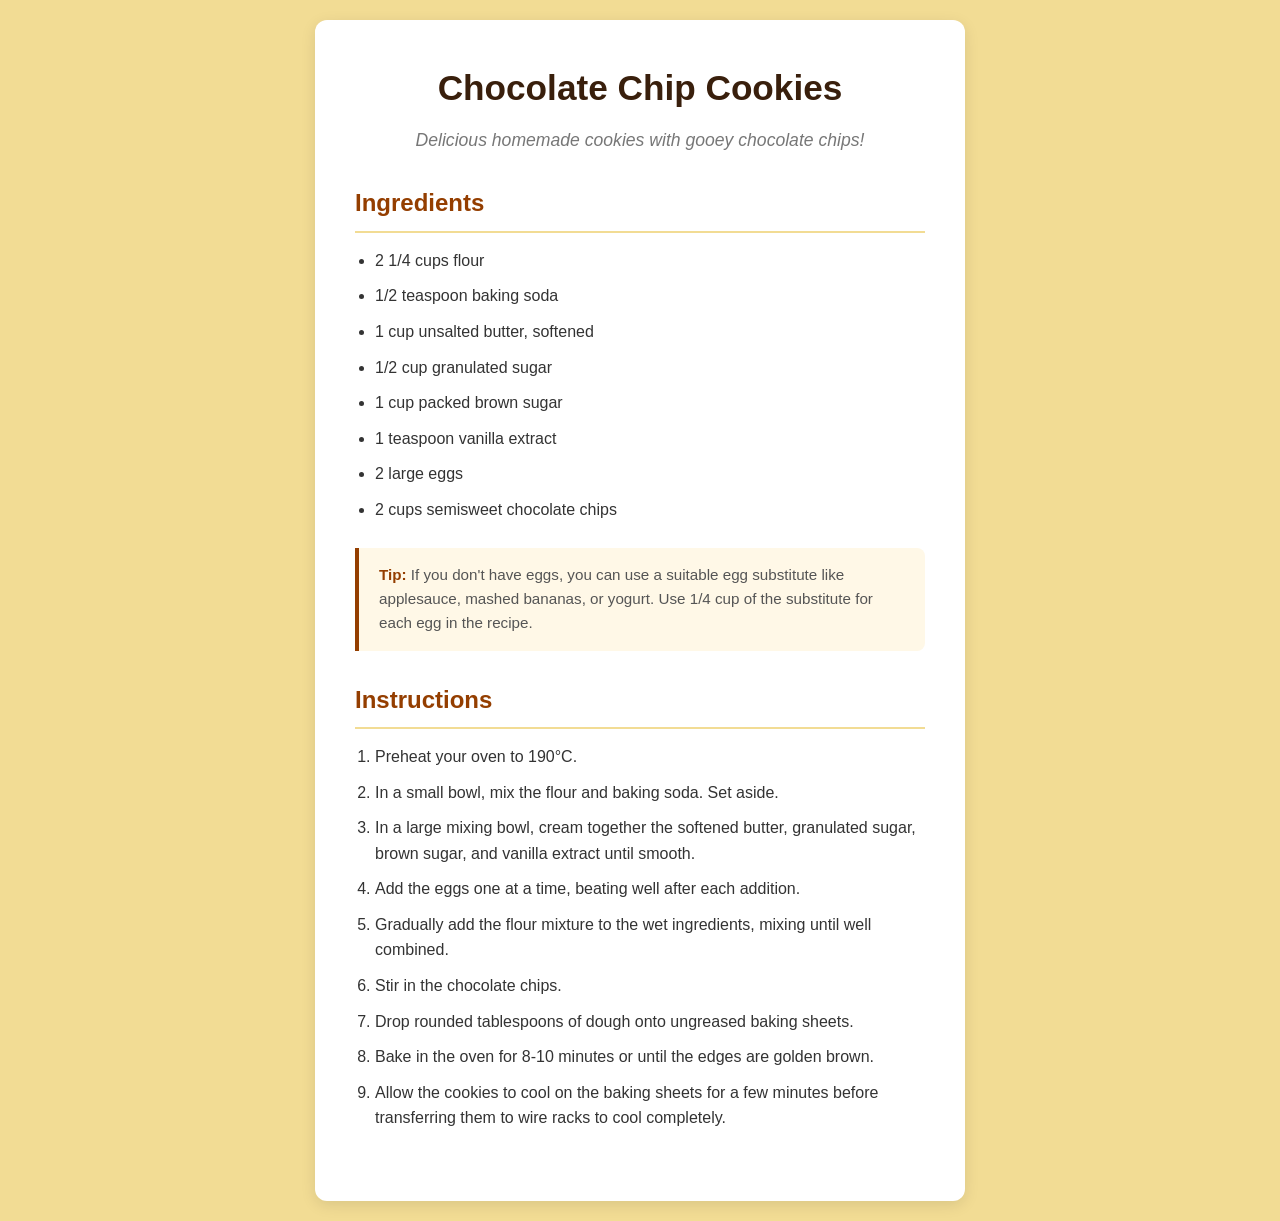
<file: 01-Sementic-Markup/Index.html>
<!DOCTYPE html>
<html lang="en">
<head>
    <meta charset="UTF-8">
    <meta name="viewport" content="width=device-width, initial-scale=1.0">
    <title>Chocolate Chip Cookies Recipe</title>
    <!-- Links to the external CSS file -->
    <link rel="stylesheet" href="style.css">
</head>
<body>

    <!-- <main> indicates the dominant content of the document -->
    <main>
        
        <!-- <article> represents a self-contained composition -->
        <article class="recipe-card">
            
            <!-- <header> for the title and introductory content -->
            <header>
                <h1>Chocolate Chip Cookies</h1>
                <p class="description">Delicious homemade cookies with gooey chocolate chips!</p>
            </header>

            <!-- <section> groups related content together -->
            <section class="ingredients-section">
                <h2>Ingredients</h2>
                <!-- Unordered list for non-sequential items -->
                <ul>
                    <li>2 1/4 cups flour</li>
                    <li>1/2 teaspoon baking soda</li>
                    <li>1 cup unsalted butter, softened</li>
                    <li>1/2 cup granulated sugar</li>
                    <li>1 cup packed brown sugar</li>
                    <li>1 teaspoon vanilla extract</li>
                    <li>2 large eggs</li>
                    <li>2 cups semisweet chocolate chips</li>
                </ul>

                <!-- <aside> represents content that is tangentially related (like a tip or side-note) -->
                <aside class="note">
                    <strong>Tip:</strong> If you don't have eggs, you can use a suitable egg substitute like applesauce, mashed bananas, or yogurt. Use 1/4 cup of the substitute for each egg in the recipe.
                </aside>
            </section>

            <section class="instructions-section">
                <h2>Instructions</h2>
                <!-- Ordered list for sequential, step-by-step instructions -->
                <ol>
                    <li>Preheat your oven to 190°C.</li>
                    <li>In a small bowl, mix the flour and baking soda. Set aside.</li>
                    <li>In a large mixing bowl, cream together the softened butter, granulated sugar, brown sugar, and vanilla extract until smooth.</li>
                    <li>Add the eggs one at a time, beating well after each addition.</li>
                    <li>Gradually add the flour mixture to the wet ingredients, mixing until well combined.</li>
                    <li>Stir in the chocolate chips.</li>
                    <li>Drop rounded tablespoons of dough onto ungreased baking sheets.</li>
                    <!-- <time> tag used semantically for durations -->
                    <li>Bake in the oven for <time datetime="PT8M">8</time>-<time datetime="PT10M">10 minutes</time> or until the edges are golden brown.</li>
                    <li>Allow the cookies to cool on the baking sheets for a few minutes before transferring them to wire racks to cool completely.</li>
                </ol>
            </section>

        </article>

    </main>

</body>
</html>
</file>
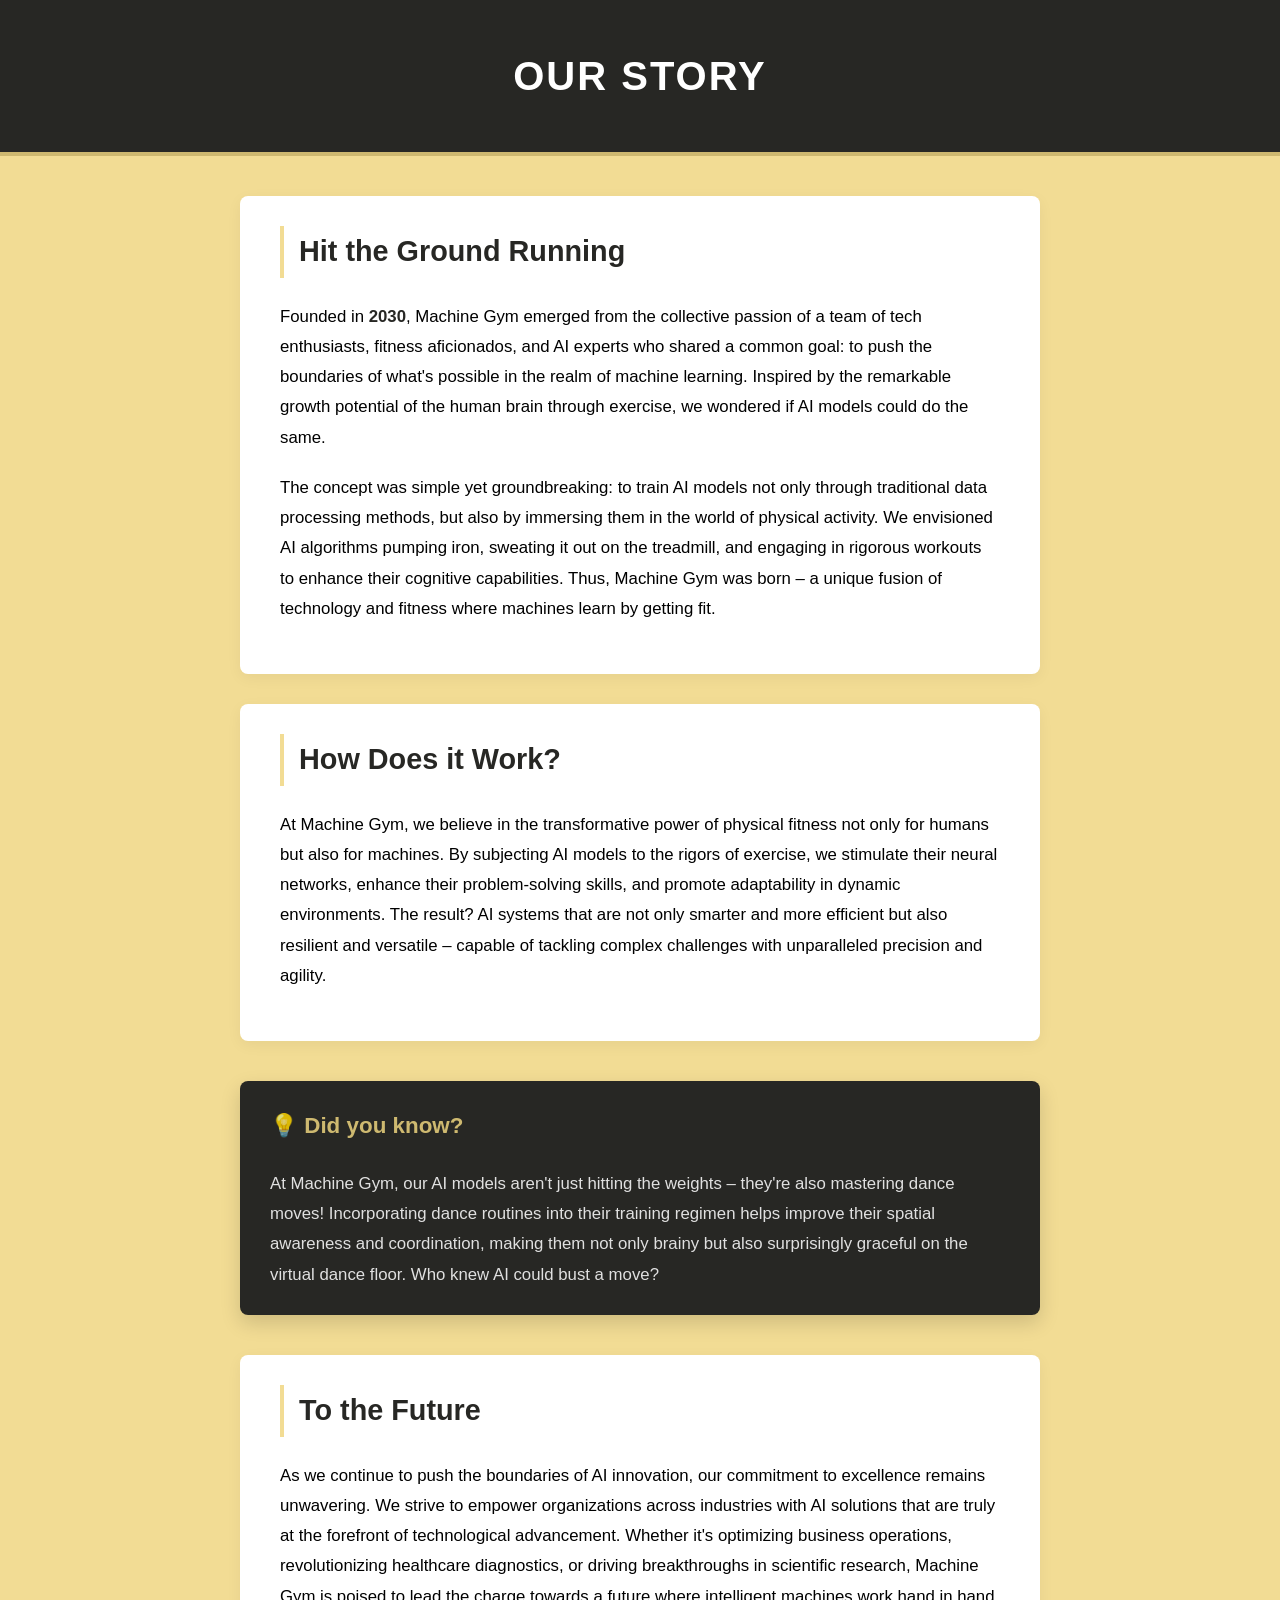
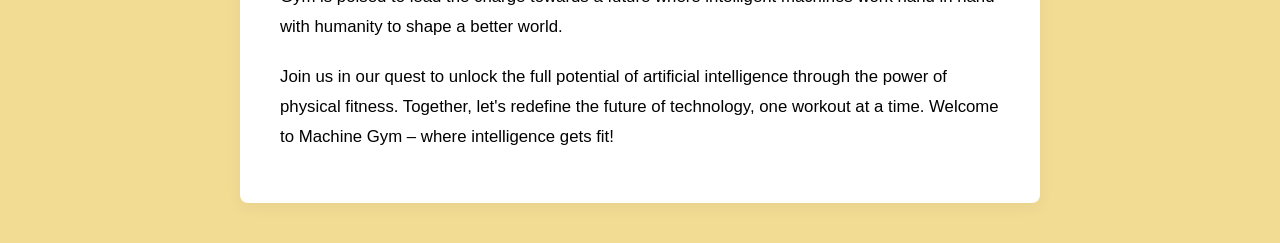
<file: 02-css-styling/Index.html>
<!DOCTYPE html>
<html lang="en">
<head>
    <meta charset="UTF-8">
    <meta name="viewport" content="width=device-width, initial-scale=1.0">
    <title>Our Story | Machine Gym</title>
    <!-- This line links your HTML to your external CSS file -->
    <link rel="stylesheet" href="style.css">
</head>
<body>

    <header>
        <h1>Our Story</h1>
    </header>

    <main>
        <section id="origins">
            <h2>Hit the Ground Running</h2>
            <p>Founded in <span class="highlight">2030</span>, Machine Gym emerged from the collective passion of a team of tech enthusiasts, fitness aficionados, and AI experts who shared a common goal: to push the boundaries of what's possible in the realm of machine learning. Inspired by the remarkable growth potential of the human brain through exercise, we wondered if AI models could do the same.</p>
            <p>The concept was simple yet groundbreaking: to train AI models not only through traditional data processing methods, but also by immersing them in the world of physical activity. We envisioned AI algorithms pumping iron, sweating it out on the treadmill, and engaging in rigorous workouts to enhance their cognitive capabilities. Thus, Machine Gym was born – a unique fusion of technology and fitness where machines learn by getting fit.</p>
        </section>

        <section id="how-it-works">
            <h2>How Does it Work?</h2>
            <p>At Machine Gym, we believe in the transformative power of physical fitness not only for humans but also for machines. By subjecting AI models to the rigors of exercise, we stimulate their neural networks, enhance their problem-solving skills, and promote adaptability in dynamic environments. The result? AI systems that are not only smarter and more efficient but also resilient and versatile – capable of tackling complex challenges with unparalleled precision and agility.</p>
        </section>

        <aside class="trivia-box">
            <h3>💡 Did you know?</h3>
            <p>At Machine Gym, our AI models aren't just hitting the weights – they're also mastering dance moves! Incorporating dance routines into their training regimen helps improve their spatial awareness and coordination, making them not only brainy but also surprisingly graceful on the virtual dance floor. Who knew AI could bust a move?</p>
        </aside>

        <section id="future">
            <h2>To the Future</h2>
            <p>As we continue to push the boundaries of AI innovation, our commitment to excellence remains unwavering. We strive to empower organizations across industries with AI solutions that are truly at the forefront of technological advancement. Whether it's optimizing business operations, revolutionizing healthcare diagnostics, or driving breakthroughs in scientific research, Machine Gym is poised to lead the charge towards a future where intelligent machines work hand in hand with humanity to shape a better world.</p>
            <p>Join us in our quest to unlock the full potential of artificial intelligence through the power of physical fitness. Together, let's redefine the future of technology, one workout at a time. Welcome to Machine Gym – where intelligence gets fit!</p>
        </section>
    </main>

</body>
</html>
</file>
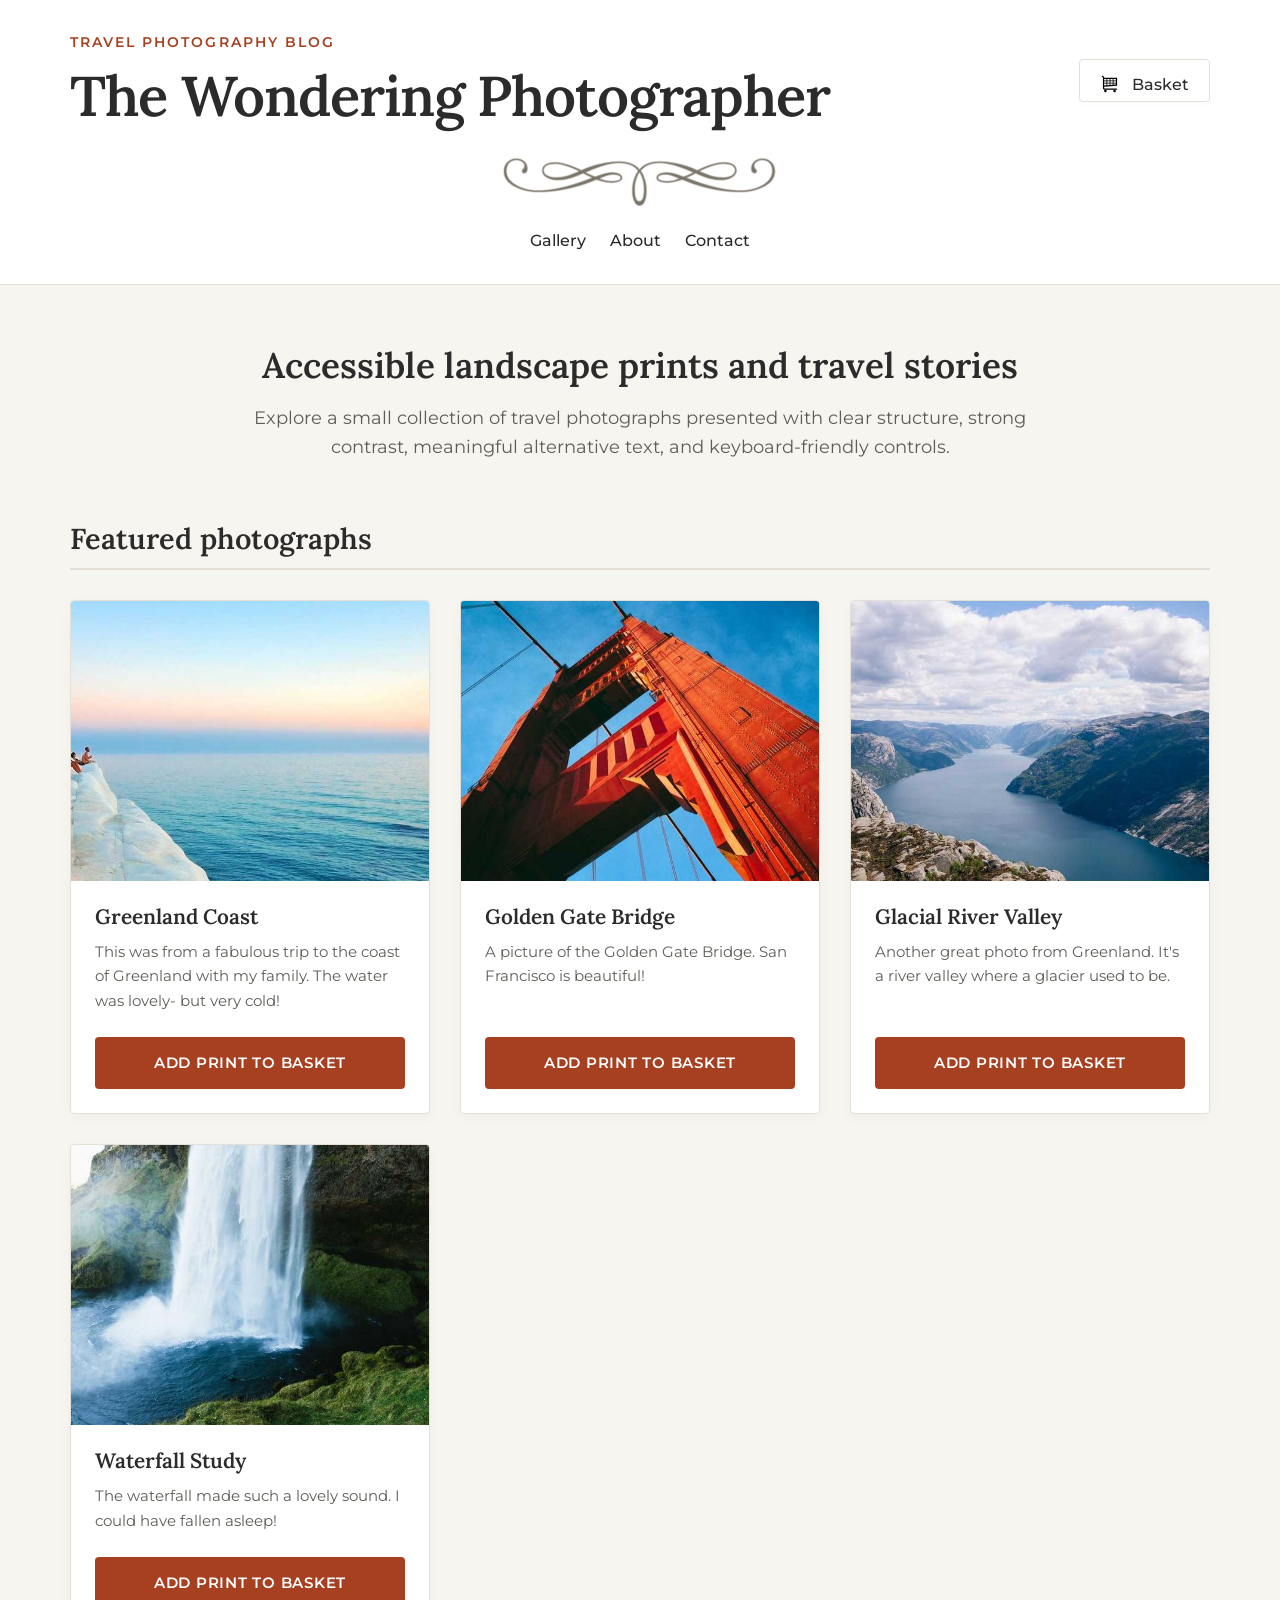
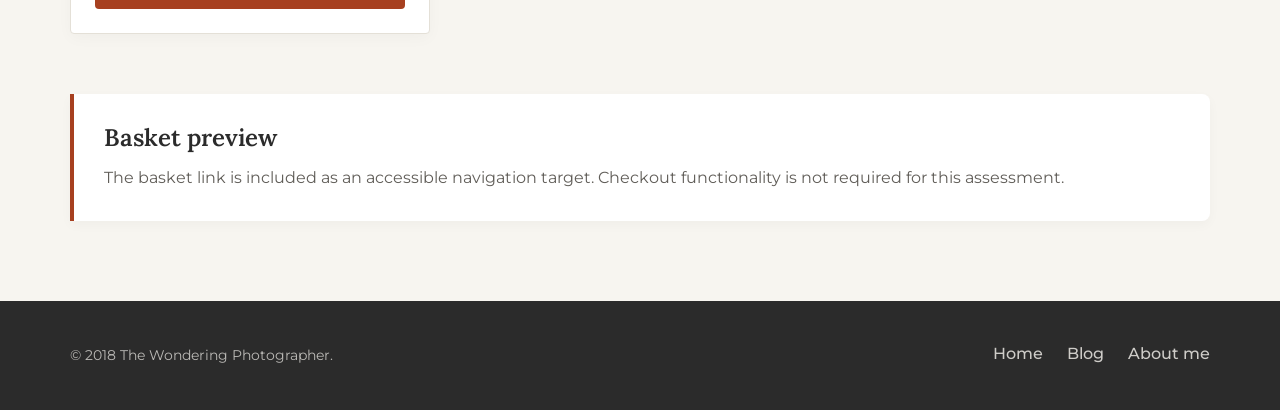
<file: 04-web-accessibility/Index.html>
<!DOCTYPE html>
<html lang="en">
  <head>
    <meta charset="UTF-8" />
    <meta name="viewport" content="width=device-width, initial-scale=1.0" />
    <title>The Wondering Photographer</title>
    <link rel="stylesheet" href="style.css" />
  </head>
  <body>
   
    <a class="skip-link" href="#main-content">Skip to main content</a>

   
    <header class="site-header">
      <div class="container top-bar">
        <div>
          <p class="eyebrow">Travel Photography Blog</p>
          <h1>The Wondering Photographer</h1>
        </div>
        <a class="basket-link" href="#basket" aria-label="Go to basket preview">
          <img src="shopping.svg" alt="" aria-hidden="true" />
          <span>Basket</span>
        </a>
      </div>
      
      <img class="divider" src="TheDivider.png" alt="" aria-hidden="true" />
      
      <nav class="container" aria-label="Primary navigation">
        <a href="#gallery">Gallery</a>
        <a href="#about">About</a>
        <a href="#contact">Contact</a>
      </nav>
    </header>

    
    <main id="main-content" class="container">
      <section id="about" class="intro">
        <h2>Accessible landscape prints and travel stories</h2>
        <p>
          Explore a small collection of travel photographs presented with clear
          structure, strong contrast, meaningful alternative text, and keyboard-friendly controls.
        </p>
      </section>

      <section id="gallery" aria-labelledby="gallery-title">
        <h2 id="gallery-title">Featured photographs</h2>
        <div class="card-grid">
          <article class="photo-card">
            <img src="OceanPhoto.jpg" alt="Snowy coastline in Greenland overlooking a calm blue sea at sunset." />
            <div class="card-body">
              <h3>Greenland Coast</h3>
              <p>This was from a fabulous trip to the coast of Greenland with my family. The water was lovely- but very cold!</p>
              <button type="button" aria-label="Add Greenland Coast print to basket">Add print to basket</button>
            </div>
          </article>

          <article class="photo-card">
            <img src="BridgePhoto.jpg" alt="A dramatic upward view of the Golden Gate Bridge painted in vivid orange light." />
            <div class="card-body">
              <h3>Golden Gate Bridge</h3>
              <p>A picture of the Golden Gate Bridge. San Francisco is beautiful!</p>
              <button type="button" aria-label="Add Golden Gate Bridge print to basket">Add print to basket</button>
            </div>
          </article>

          <article class="photo-card">
            <img src="ValleyPhoto.jpg" alt="A wide river valley in Greenland stretching between rugged mountain slopes." />
            <div class="card-body">
              <h3>Glacial River Valley</h3>
              <p>Another great photo from Greenland. It's a river valley where a glacier used to be.</p>
              <button type="button" aria-label="Add Glacial River Valley print to basket">Add print to basket</button>
            </div>
          </article>

          <article class="photo-card">
            <img src="WaterfallPhoto.jpg" alt="A tall waterfall flowing into a rocky pool surrounded by mossy cliffs." />
            <div class="card-body">
              <h3>Waterfall Study</h3>
              <p>The waterfall made such a lovely sound. I could have fallen asleep!</p>
              <button type="button" aria-label="Add Waterfall Study print to basket">Add print to basket</button>
            </div>
          </article>
        </div>
      </section>

    
      <aside id="basket" class="basket-panel" aria-labelledby="basket-title">
        <h2 id="basket-title">Basket preview</h2>
        <p>The basket link is included as an accessible navigation target. Checkout functionality is not required for this assessment.</p>
      </aside>
    </main>


    <footer id="contact" class="site-footer">
      <div class="container footer-layout">
        <p>&copy; 2018 The Wondering Photographer.</p>
        <nav aria-label="Footer navigation">
          <a href="#">Home</a>
          <a href="#">Blog</a>
          <a href="#">About me</a>
        </nav>
      </div>
    </footer>
  </body>
</html>
</file>
<file: 01-Sementic-Markup/style.css>
/* --- CSS Variables for styling consistency --- */
:root {
    --bg-color: #f0d67fd5;
    --card-bg: #ffffff;
    --text-color: #333333;
    --heading-color: #391f0c;
    --accent-color: #943e00;
    --note-bg: #fff8e7;
    --desc-color: #777777;
}

/* --- Base & Reset Styles --- */
* {
    box-sizing: border-box;
}

body {
    font-family: 'Segoe UI', Tahoma, Geneva, Verdana, sans-serif;
    background-color: var(--bg-color);
    color: var(--text-color);
    line-height: 1.6;
    margin: 0;
    padding: 20px;
}

/* Flexbox on main to perfectly center the recipe card on the screen */
main {
    display: flex;
    justify-content: center;
    align-items: center;
    min-height: 100vh;
}

/* --- Layout --- */
.recipe-card {
    max-width: 650px;
    width: 100%;
    background-color: var(--card-bg);
    padding: 40px;
    border-radius: 12px;
    box-shadow: 0 4px 15px rgba(0, 0, 0, 0.1);
}

/* --- Typography --- */
header {
    text-align: center;
    margin-bottom: 30px;
}

h1 {
    color: var(--heading-color);
    margin: 0 0 10px 0;
    font-size: 2.2rem;
}

.description {
    font-style: italic;
    color: var(--desc-color);
    margin: 0;
    font-size: 1.1rem;
}

h2 {
    color: var(--accent-color);
    border-bottom: 2px solid var(--bg-color);
    padding-bottom: 8px;
    margin-top: 0;
    margin-bottom: 15px;
    font-size: 1.5rem;
}

section {
    margin-bottom: 30px;
}

/* --- Lists --- */
ul, ol {
    margin: 0 0 0 20px;
    padding: 0;
}

li {
    margin-bottom: 10px;
}

/* --- Aside / Note Callout --- */
.note {
    background-color: var(--note-bg);
    border-left: 4px solid var(--accent-color);
    padding: 15px 20px;
    margin-top: 25px;
    border-radius: 0 8px 8px 0;
    font-size: 0.95rem;
    color: #555;
}

.note strong {
    color: var(--accent-color);
}
</file>
<file: 02-css-styling/style.css>
/* CSS Variables for easy color management */
:root {
    --primary-color: #272724;
    --accent-color: #f0d67fd5; /* Futuristic Neon Green */
    --text-color: #000000;
    --bg-color: #f0d67fd5;
    --card-bg: #ffffff;
}

/* Global Styles */
body {
    font-family: 'Helvetica Neue', Arial, sans-serif;
    background-color: var(--bg-color);
    color: var(--text-color);
    line-height: 1.8;
    margin: 0;
    padding: 0;
}

/* Header Styles */
header {
    background-color: var(--primary-color);
    color: #ffffff;
    text-align: center;
    padding: 40px 20px;
    border-bottom: 4px solid var(--accent-color);
}

header h1 {
    margin: 0;
    font-size: 2.5em;
    letter-spacing: 2px;
    text-transform: uppercase;
}

/* Main Content Layout */
main {
    max-width: 800px;
    margin: 40px auto;
    padding: 0 20px;
}

/* Section Card Styles */
section {
    background-color: var(--card-bg);
    padding: 30px 40px;
    margin-bottom: 30px;
    border-radius: 8px;
    box-shadow: 0 4px 15px rgba(0, 0, 0, 0.05);
}

h2 {
    color: var(--primary-color);
    border-left: 4px solid var(--accent-color);
    padding-left: 15px;
    margin-top: 0;
    font-size: 1.8em;
}

p {
    margin-bottom: 20px;
    font-size: 1.05em;
}

/* Special styling for the 'Did you know?' callout */
.trivia-box {
    background: linear-gradient(135deg, #272724, #272724);
    color: #ffffff;
    border-radius: 8px;
    padding: 25px 30px;
    margin: 40px 0;
    box-shadow: 0 8px 20px rgba(0, 0, 0, 0.15);
    position: relative;
}

.trivia-box h3 {
    color: var(--accent-color);
    margin-top: 0;
    font-size: 1.4em;
    display: flex;
    align-items: center;
    gap: 10px;
}

.trivia-box p {
    margin: 0;
    color: #e0e0e0;
}

/* Utility Classes */
.highlight {
    font-weight: bold;
    color: var(--primary-color);
}
</file>
<file: 04-web-accessibility/style.css>
@import url('https://fonts.googleapis.com/css2?family=Lora:ital,wght@0,400;0,600;1,400&family=Montserrat:wght@400;500;600&display=swap');

:root {
  --bg-page: #f7f5f0;         
  --bg-surface: #ffffff;     
  --text-main: #2b2b2b;       
  --text-muted: #605d58;
  --accent: #a74020;         
  --accent-hover: #822e14;
  --border-subtle: #e4e0d7;
  --focus-ring: #007780;      
  --radius-sm: 4px;           
  --radius-lg: 8px;
  
  --font-heading: 'Lora', serif;
  --font-body: 'Montserrat', sans-serif;
}


* {
  box-sizing: border-box;
}

body {
  margin: 0;
  font-family: var(--font-body);
  line-height: 1.6;
  color: var(--text-main);
  background: var(--bg-page);
  -webkit-font-smoothing: antialiased;
}

img {
  max-width: 100%;
  display: block;
}


.container {
  width: min(1140px, calc(100% - 40px));
  margin: 0 auto;
}


.skip-link {
  position: absolute;
  left: 20px;
  top: -100px;
  padding: 12px 20px;
  background: var(--text-main);
  color: #fff;
  text-decoration: none;
  font-weight: 600;
  border-radius: var(--radius-sm);
  z-index: 100;
  transition: top 0.3s ease;
}

.skip-link:focus {
  top: 20px;
}


:is(a, button, .basket-link, input):focus-visible {
  outline: 3px solid var(--focus-ring);
  outline-offset: 4px;
  border-radius: 2px;
}


.site-header {
  background: var(--bg-surface);
  border-bottom: 1px solid var(--border-subtle);
  padding-bottom: 10px;
}

.top-bar {
  display: flex;
  justify-content: space-between;
  align-items: center;
  gap: 24px;
  padding: 32px 0 16px;
}


.eyebrow {
  margin: 0 0 8px;
  color: var(--accent);
  font-size: 0.85rem;
  font-weight: 600;
  text-transform: uppercase;
  letter-spacing: 0.15em;
}

h1, h2, h3 {
  margin: 0;
  line-height: 1.2;
  font-family: var(--font-heading);
  color: var(--text-main);
  font-weight: 600;
}

h1 {
  font-size: clamp(2.2rem, 5vw, 3.5rem);
  letter-spacing: -0.02em;
}

.divider {
  display: block;
  margin: 0 auto;
  padding: 10px 0 20px;
  opacity: 0.6;
}


.site-header nav,
.footer-layout nav {
  display: flex;
  flex-wrap: wrap;
  gap: 24px;
}

.site-header nav {
  padding: 0 0 16px;
  justify-content: center;
}

.site-header a,
.site-footer a {
  color: var(--text-main);
  text-decoration: none;
  font-weight: 500;
  position: relative;
  padding-bottom: 4px;
  transition: color 0.2s ease;
}


.site-header a::after {
  content: '';
  position: absolute;
  width: 0;
  height: 2px;
  bottom: 0;
  left: 0;
  background-color: var(--accent);
  transition: width 0.3s ease;
}

.site-header a:hover {
  color: var(--accent);
}

.site-header a:hover::after {
  width: 100%;
}


.basket-link {
  display: inline-flex;
  align-items: center;
  gap: 12px;
  padding: 12px 20px;
  background-color: var(--bg-surface);
  color: var(--text-main);
  border: 1px solid var(--border-subtle);
  border-radius: var(--radius-sm);
  text-decoration: none;
  font-weight: 600;
  transition: all 0.2s ease;
  box-shadow: 0 2px 4px rgba(0,0,0,0.02);
}

.basket-link:hover {
  border-color: var(--text-main);
  box-shadow: 0 4px 8px rgba(0,0,0,0.06);
  transform: translateY(-1px);
}

.basket-link img {
  width: 20px;
  height: 20px;
}


main {
  padding: 60px 0 80px;
}

.intro {
  text-align: center;
  margin-bottom: 60px;
}

.intro h2 {
  font-size: 2.2rem;
  margin-bottom: 16px;
}

.intro p {
  max-width: 65ch;
  margin: 0 auto;
  font-size: 1.15rem;
  color: var(--text-muted);
}


#gallery > h2 {
  font-size: 1.8rem;
  border-bottom: 2px solid var(--border-subtle);
  padding-bottom: 12px;
  margin-bottom: 30px;
}

.card-grid {
  display: grid;
  grid-template-columns: repeat(auto-fit, minmax(280px, 1fr));
  gap: 30px;
}


.photo-card {
  display: flex;
  flex-direction: column; 
  background: var(--bg-surface);
  border: 1px solid var(--border-subtle);
  border-radius: var(--radius-sm);
  overflow: hidden;
  box-shadow: 0 4px 15px rgba(0, 0, 0, 0.03);
  transition: transform 0.3s ease, box-shadow 0.3s ease;
}

.photo-card:hover {
  transform: translateY(-6px);
  box-shadow: 0 12px 30px rgba(0, 0, 0, 0.08);
}


.photo-card img {
  width: 100%;
  height: 280px;
  object-fit: cover;
  transition: transform 0.6s ease;
}

.photo-card:hover img {
  transform: scale(1.03);
}

.card-body {
  padding: 24px;
  display: flex;
  flex-direction: column;
  flex-grow: 1; 
}

.card-body h3 {
  font-size: 1.3rem;
  margin-bottom: 10px;
}

.card-body p {
  color: var(--text-muted);
  margin: 0 0 24px;
  font-size: 0.95rem;
  flex-grow: 1; 
}

button {
  width: 100%;
  padding: 14px 20px;
  border: none;
  border-radius: var(--radius-sm);
  background: var(--accent);
  color: #fff;
  font: inherit;
  font-weight: 600;
  font-size: 0.95rem;
  text-transform: uppercase;
  letter-spacing: 0.05em;
  cursor: pointer;
  transition: background-color 0.2s ease, transform 0.1s ease;
}

button:hover {
  background: var(--accent-hover);
}

button:active {
  transform: scale(0.98);
}


.basket-panel {
  margin-top: 60px;
  padding: 30px;
  border-left: 4px solid var(--accent);
  border-radius: 0 var(--radius-lg) var(--radius-lg) 0;
  background: var(--bg-surface);
  box-shadow: 0 4px 12px rgba(0,0,0,0.03);
}

.basket-panel h2 {
  font-size: 1.5rem;
  margin-bottom: 12px;
}

.basket-panel p {
  margin: 0;
  color: var(--text-muted);
}


.site-footer {
  padding: 40px 0;
  background: var(--text-main);
  color: var(--bg-page);
}

.footer-layout {
  display: flex;
  justify-content: space-between;
  align-items: center;
  gap: 20px;
}

.site-footer p {
  margin: 0;
  opacity: 0.7;
  font-size: 0.9rem;
}

.site-footer a {
  color: var(--bg-page);
  opacity: 0.8;
}

.site-footer a:hover {
  opacity: 1;
  color: #fff;
}


@media (max-width: 768px) {
  .top-bar {
    flex-direction: column;
    text-align: center;
    gap: 16px;
    padding: 24px 0;
  }
  
  .intro h2 {
    font-size: 1.8rem;
  }

  .footer-layout {
    flex-direction: column;
    text-align: center;
  }
}
</file>
